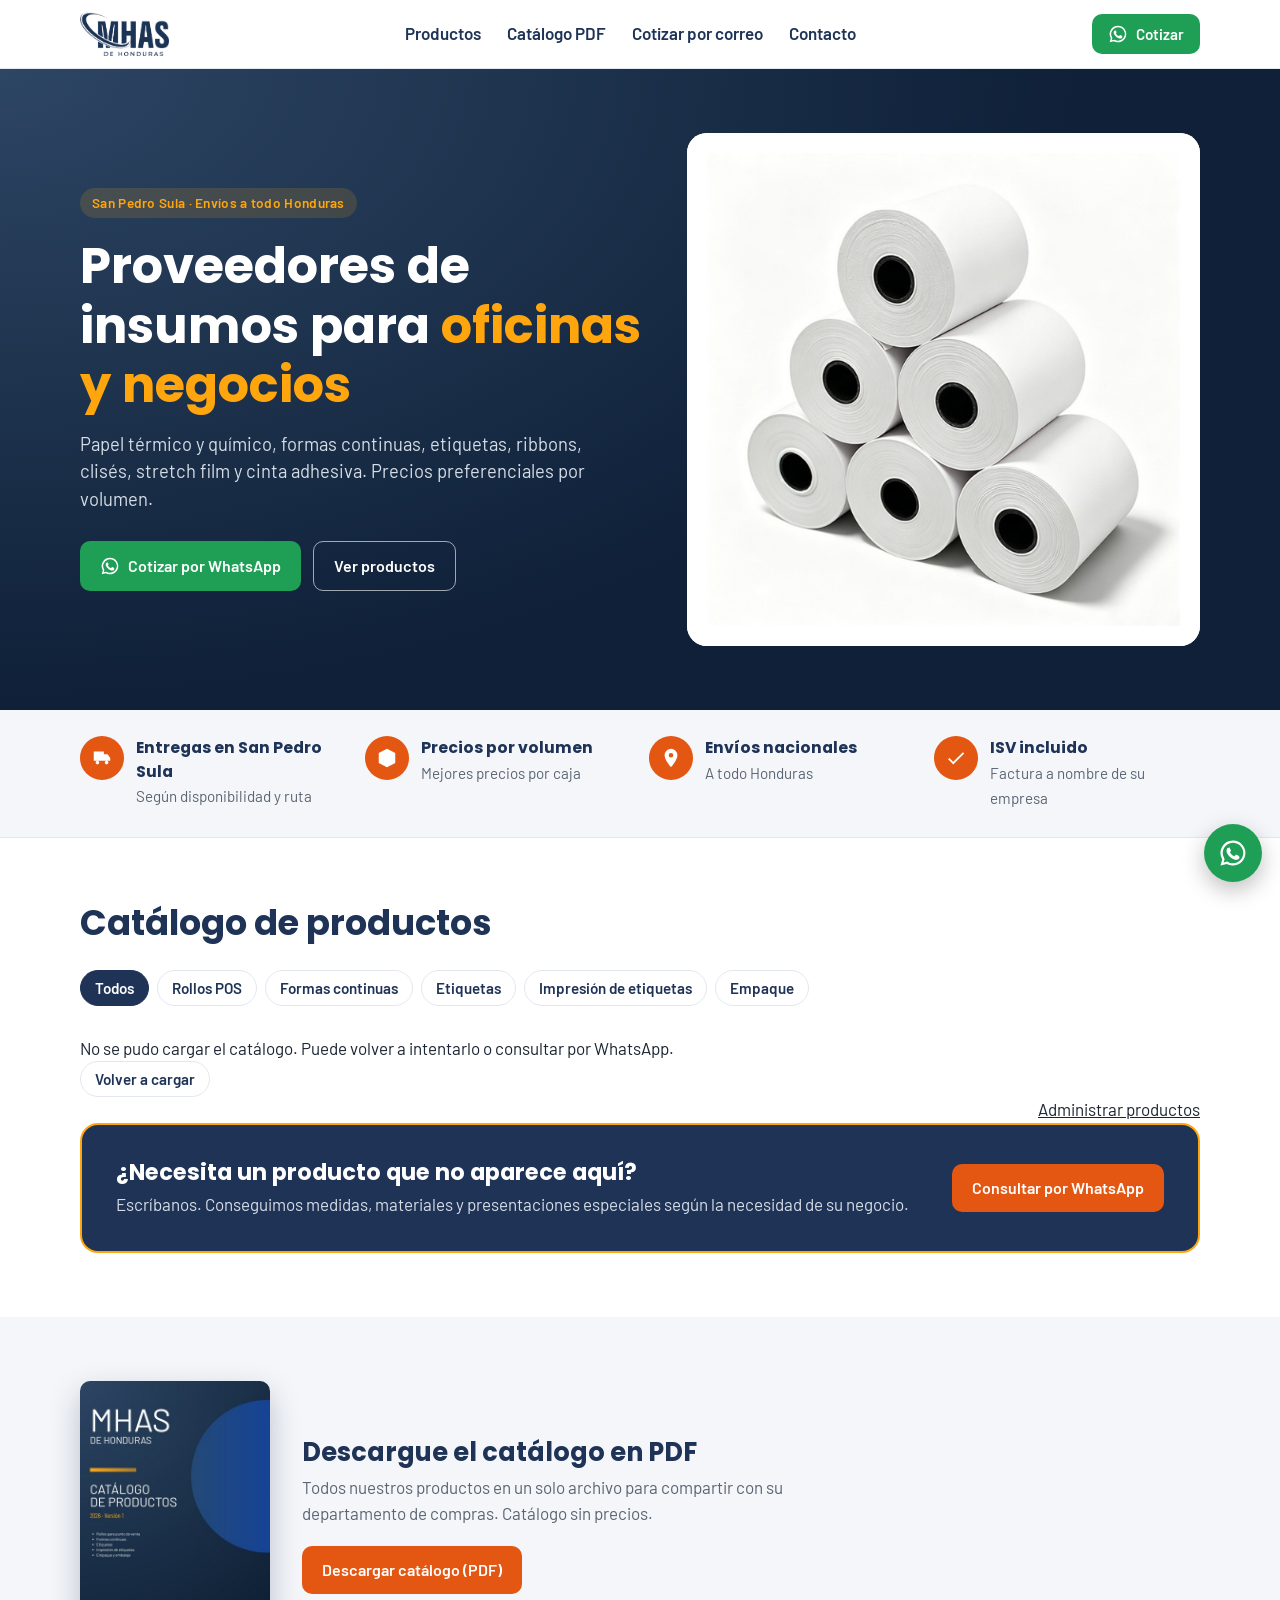
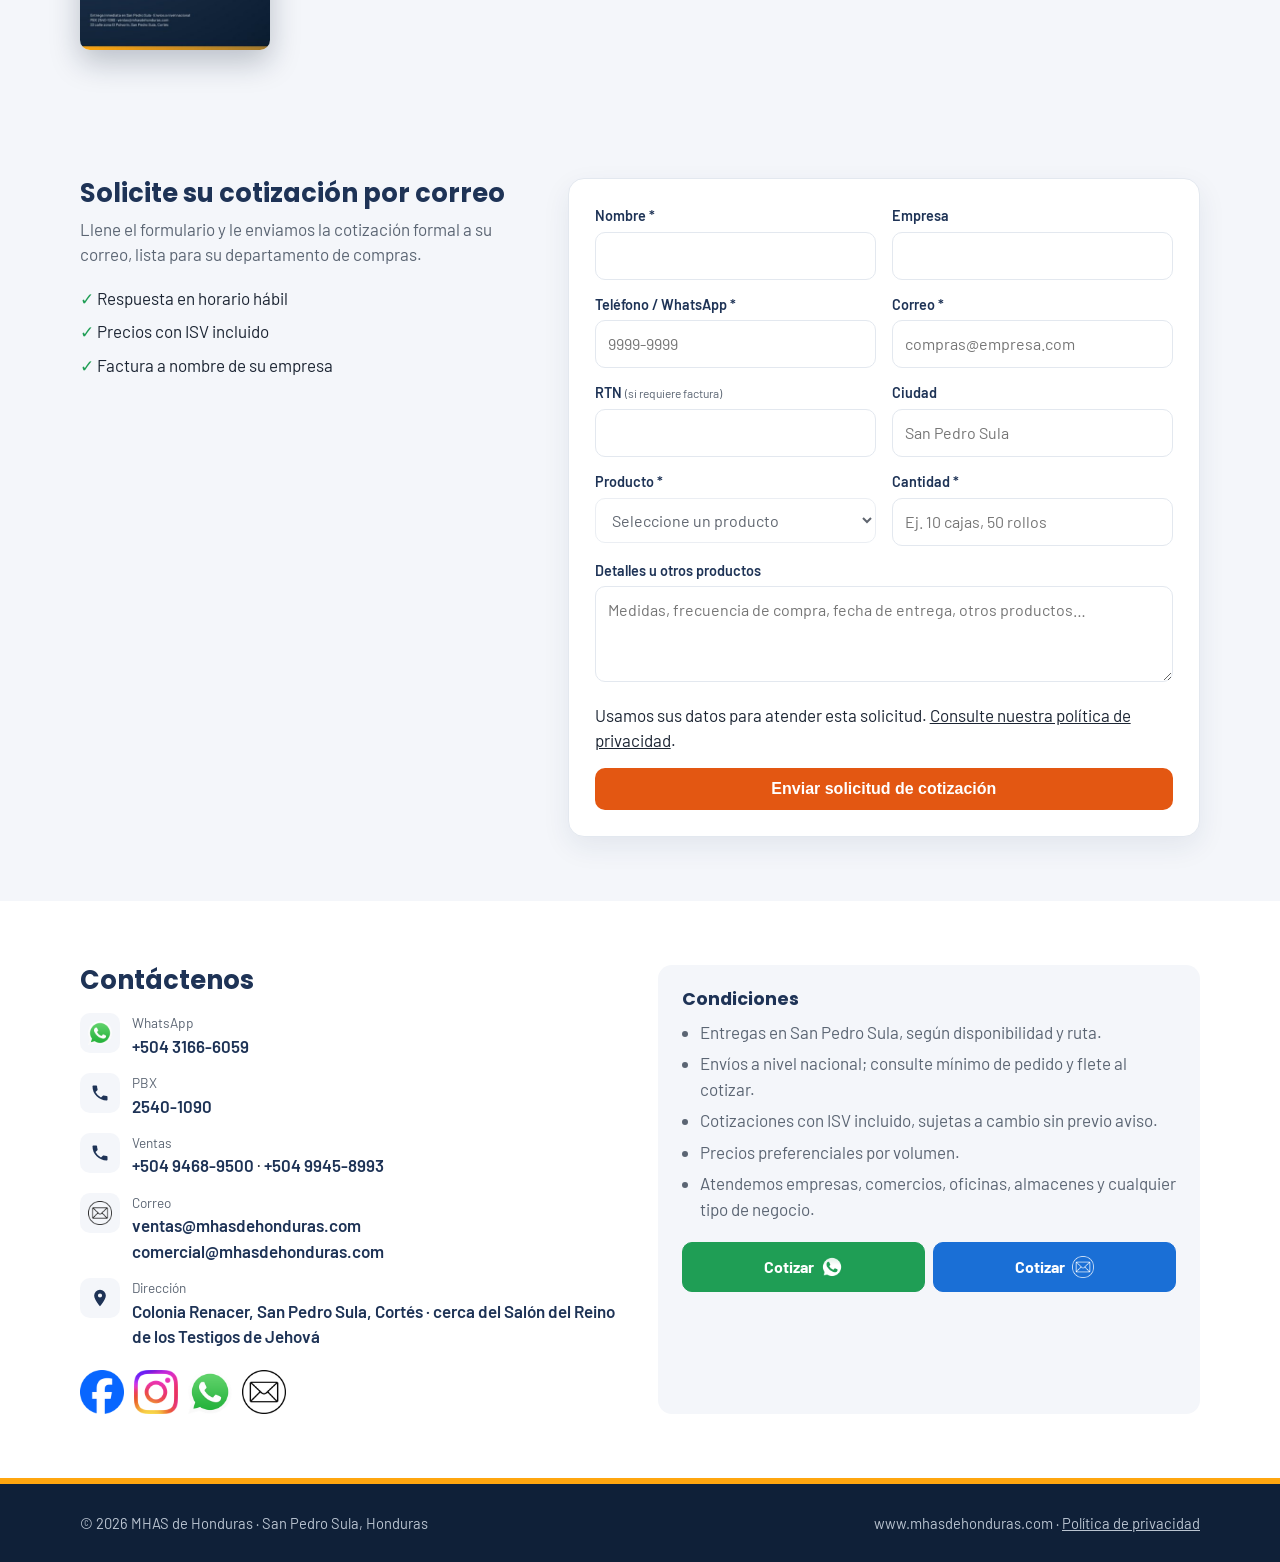
<file: index.html>
<!DOCTYPE html>
<html lang="es">
<head>
<meta charset="UTF-8">
<meta name="viewport" content="width=device-width, initial-scale=1.0">
<title>MHAS de Honduras | Rollos térmicos, etiquetas y empaque en San Pedro Sula</title>
<meta name="description" content="Proveedores de rollos térmicos y químicos, formas continuas, etiquetas, ribbons, clisés, stretch film y cinta adhesiva. Entregas en San Pedro Sula y envíos a todo Honduras.">
<link rel="canonical" href="https://www.mhasdehonduras.com/">
<link rel="icon" href="logo.png">
<meta property="og:type" content="website">
<meta property="og:title" content="MHAS de Honduras — Catálogo de productos">
<meta property="og:description" content="Rollos para punto de venta, etiquetas y empaque. Cotice por WhatsApp.">
<meta property="og:image" content="https://www.mhasdehonduras.com/logo.png">
<meta property="og:url" content="https://www.mhasdehonduras.com/">
<meta name="theme-color" content="#1e3356">
<meta name="facebook-domain-verification" content="c1z7d1wfhugb3iisxnvwbazmay4124" />
<link rel="preconnect" href="https://fonts.googleapis.com">
<link rel="preconnect" href="https://fonts.gstatic.com" crossorigin>
<link href="https://fonts.googleapis.com/css2?family=Barlow:wght@400;500;600&family=Poppins:wght@600;700&display=swap" rel="stylesheet">

<!-- Google Ads: medición sin datos personales del formulario. -->
<script async src="https://www.googletagmanager.com/gtag/js?id=AW-18538866349"></script>
<script>
window.dataLayer=window.dataLayer||[];
function gtag(){dataLayer.push(arguments);}
gtag('js',new Date());
gtag('set','allow_ad_personalization_signals',false);
gtag('config','AW-18538866349',{'allow_enhanced_conversions':false});
</script>

<!-- Meta Pixel (conjunto de datos MHAS de Honduras) -->
<script>
!function(f,b,e,v,n,t,s){if(f.fbq)return;n=f.fbq=function(){n.callMethod?
n.callMethod.apply(n,arguments):n.queue.push(arguments)};if(!f._fbq)f._fbq=n;
n.push=n;n.loaded=!0;n.version='2.0';n.queue=[];t=b.createElement(e);t.async=!0;
t.src=v;s=b.getElementsByTagName(e)[0];s.parentNode.insertBefore(t,s)}(window,
document,'script','https://connect.facebook.net/en_US/fbevents.js');
fbq.disablePushState=true;
fbq('init','28383545161288464');
fbq('track','PageView');
</script>
<noscript><img height="1" width="1" style="display:none" alt="" src="https://www.facebook.com/tr?id=28383545161288464&ev=PageView&noscript=1"></noscript>

<script type="application/ld+json">
{"@context":"https://schema.org","@type":"LocalBusiness","name":"MHAS de Honduras","url":"https://www.mhasdehonduras.com/","logo":"https://www.mhasdehonduras.com/logo.png","telephone":"+504 2540-1090","email":"ventas@mhasdehonduras.com","address":{"@type":"PostalAddress","streetAddress":"Colonia Renacer","addressLocality":"San Pedro Sula","addressRegion":"Cortés","postalCode":"21104","addressCountry":"HN"},"areaServed":"HN","sameAs":["https://www.facebook.com/profile.php?id=61567458963508","https://www.instagram.com/mhasdhonduras/"]}
</script>

<style>
:root{--navy:#1e3356;--navy-2:#0f2038;--orange:#e35712;--gold:#ffa60f;--ink:#1c2533;--muted:#5b6573;--line:#e3e8ef;--bg:#ffffff;--soft:#f4f6fa;--wa:#1f9e55;color-scheme:light}
*{box-sizing:border-box;margin:0;padding:0}
html{scroll-behavior:smooth;scroll-padding-top:76px}
body{overflow-x:hidden;font-family:"Barlow",system-ui,-apple-system,"Segoe UI",Roboto,sans-serif;color:var(--ink);background:var(--bg);line-height:1.5;font-size:17px}
h1,h2,h3{font-family:"Poppins",system-ui,sans-serif;color:var(--navy);line-height:1.2}
a{color:inherit}
img{max-width:100%;display:block}
.wrap{max-width:1160px;margin:0 auto;padding:0 20px}
.btn{display:inline-flex;align-items:center;justify-content:center;gap:8px;padding:12px 20px;border-radius:10px;font-weight:600;text-decoration:none;font-size:1rem;border:0;cursor:pointer;transition:filter .15s,transform .15s}
.btn:hover{filter:brightness(1.08)}.btn:active{transform:translateY(1px)}
.btn svg{width:20px;height:20px;fill:currentColor;flex:none}
.btn-wa{background:var(--wa);color:#fff}
.btn-orange{background:var(--orange);color:#fff}
.btn-ghost{background:transparent;color:#fff;border:1.5px solid rgba(255,255,255,.6)}
.btn-ghost:hover{background:rgba(255,255,255,.08)}

/* header */
header{position:sticky;top:0;z-index:50;background:#fff;border-bottom:1px solid var(--line)}
.nav{display:flex;align-items:center;justify-content:space-between;height:68px;gap:16px}
.nav img{height:44px;width:auto}
.nav ul{display:flex;gap:26px;list-style:none;font-weight:600}
.nav ul a{text-decoration:none;color:var(--navy)}
.nav ul a:hover{color:var(--orange)}
.nav .btn{padding:9px 16px;font-size:.95rem}
@media(max-width:820px){.nav ul{display:none}}

/* hero */
.hero{background:radial-gradient(120% 140% at 0% 0%,#2d4664 0%,var(--navy-2) 70%);color:#fff;overflow:hidden}
.hero .wrap{display:grid;grid-template-columns:1.05fr .95fr;gap:40px;align-items:center;padding-top:64px;padding-bottom:64px}
.hero h1{color:#fff;font-size:clamp(2rem,4.4vw,3.1rem);margin-bottom:16px}
.hero h1 span{color:var(--gold)}
.hero p{color:#d6dde6;font-size:1.15rem;max-width:520px;margin-bottom:28px}
.hero .ctas{display:flex;flex-wrap:wrap;gap:12px}
.hero-grid{display:grid;grid-template-columns:1fr;width:100%;max-width:520px;justify-self:center}
.hero-grid img{background:#fff;border-radius:14px;width:100%;height:auto;aspect-ratio:1;object-fit:cover}
.hero-tile{position:relative;aspect-ratio:1;overflow:hidden;border-radius:20px;background:#fff}
.hero-grid .hero-tile img{position:absolute;inset:0;width:100%;height:100%;object-fit:contain;padding:20px;box-sizing:border-box;background:#fff;transition:transform .6s ease}
.hero-grid .hero-tile .hero-next{transform:translateX(100%)}
.hero-grid .hero-tile .hero-next.is-visible{transform:translateX(0)}
.hero-grid .hero-tile .hero-prev{transform:translateX(-100%)}
@media(prefers-reduced-motion:reduce){
  .hero-grid .hero-tile img{transition:opacity .2s ease}
  .hero-grid .hero-tile .hero-next,.hero-grid .hero-tile .hero-prev{transform:none;opacity:0}
  .hero-grid .hero-tile .hero-next.is-visible{transform:none;opacity:1}
}

.tag{display:inline-block;background:rgba(255,166,15,.15);color:var(--gold);font-weight:600;font-size:.85rem;padding:5px 12px;border-radius:99px;margin-bottom:18px;letter-spacing:.3px}
@media(max-width:860px){.hero .wrap{grid-template-columns:1fr;padding-top:44px;padding-bottom:44px}.hero-grid{max-width:420px}}

/* beneficios */
.benefits{background:var(--soft);border-bottom:1px solid var(--line)}
.benefits .wrap{display:grid;grid-template-columns:repeat(4,1fr);gap:18px;padding-top:26px;padding-bottom:26px}
.benefit{display:flex;gap:12px;align-items:flex-start}
.benefit .ic{flex:none;width:44px;height:44px;border-radius:50%;background:var(--orange);display:grid;place-items:center}
.benefit .ic svg{width:22px;height:22px;fill:#fff}
.benefit b{display:block;color:var(--navy);font-family:"Poppins",sans-serif;font-size:.98rem}
.benefit span{color:var(--muted);font-size:.95rem}
@media(max-width:860px){.benefits .wrap{grid-template-columns:1fr 1fr}}
@media(max-width:480px){.benefits .wrap{grid-template-columns:1fr}}

/* productos */
section{padding:64px 0}
.head{display:flex;justify-content:space-between;align-items:flex-end;gap:20px;flex-wrap:wrap;margin-bottom:26px}
.head h2{font-size:clamp(1.6rem,3vw,2.2rem)}
.head p{color:var(--muted);max-width:560px}
.chips{display:flex;flex-wrap:wrap;gap:8px;margin-bottom:30px}
.chip{border:1.5px solid var(--line);background:#fff;color:var(--navy);padding:8px 14px;border-radius:99px;font-weight:600;font-size:.95rem;cursor:pointer;font-family:inherit}
.chip[aria-pressed="true"]{background:var(--navy);border-color:var(--navy);color:#fff}
.cat{margin-bottom:44px}
.cat h3{font-size:1.25rem;margin-bottom:4px}
.cat>p{color:var(--muted);margin-bottom:18px}
.grid{display:grid;grid-template-columns:repeat(auto-fill,minmax(250px,1fr));gap:18px}
.card{border:1px solid var(--line);border-radius:14px;overflow:hidden;display:flex;flex-direction:column;background:#fff;transition:box-shadow .2s,transform .2s}
.card:hover{box-shadow:0 10px 28px rgba(30,51,86,.12);transform:translateY(-2px)}
.card img{width:100%;height:auto;aspect-ratio:1;object-fit:contain;background:#fff;padding:14px;border-bottom:1px solid var(--line)}
.card .body{padding:16px;display:flex;flex-direction:column;gap:6px;flex:1}
.card h4{font-family:"Poppins",sans-serif;color:var(--navy);font-size:1.02rem;line-height:1.25}
.card .sub{color:var(--orange);font-weight:600;font-size:.92rem}
.card .desc{color:var(--muted);font-size:.95rem;flex:1}
.card .btn{margin-top:10px;padding:10px 14px;font-size:.95rem}

/* custom */
.custom{background:var(--navy);color:#fff;border-radius:18px;padding:34px;display:flex;justify-content:space-between;align-items:center;gap:24px;flex-wrap:wrap;border:2px solid var(--gold)}
.custom h3{color:#fff;font-size:1.4rem;margin-bottom:6px}
.custom p{color:#d6dde6}

/* catálogo */
.pdf{background:var(--soft)}
.pdf .wrap{display:grid;grid-template-columns:auto 1fr;gap:32px;align-items:center}
.pdf .cover{width:190px;border-radius:10px;box-shadow:0 12px 30px rgba(15,32,56,.25)}
.pdf h2{margin-bottom:8px}.pdf p{color:var(--muted);margin-bottom:20px;max-width:560px}
@media(max-width:640px){.pdf .wrap{grid-template-columns:1fr}.pdf .cover{width:150px}}

/* contacto */
.contact .wrap{display:grid;grid-template-columns:1fr 1fr;gap:36px}
.clist{list-style:none;display:grid;gap:14px;margin-top:18px}
.clist li{display:flex;gap:12px;align-items:flex-start}
.clist .ic{flex:none;width:40px;height:40px;border-radius:10px;background:var(--soft);display:grid;place-items:center}
.clist .ic svg{width:20px;height:20px;fill:var(--navy)}
.clist small{display:block;color:var(--muted);font-size:.85rem}
.contact .wrap>div{min-width:0}.js-call{white-space:nowrap}.clist li>div{min-width:0;overflow-wrap:anywhere}.clist a{text-decoration:none;font-weight:600;color:var(--navy)}
.clist a:hover{color:var(--orange)}
.conds{background:var(--soft);border-radius:14px;padding:24px}
.conds h3{font-size:1.1rem;margin-bottom:10px}
.conds ul{padding-left:18px;color:var(--muted);display:grid;gap:6px}
.social{display:flex;gap:10px;margin-top:20px}
.social a{width:42px;height:42px;border-radius:10px;display:grid;place-items:center;color:#fff}
.social svg{width:20px;height:20px;fill:#fff}
@media(max-width:760px){.contact .wrap{grid-template-columns:1fr}}

/* cotización por correo */
.quote{background:var(--soft)}
.quote .wrap{display:grid;grid-template-columns:1fr 1.4fr;gap:36px;align-items:start}
.quote .intro p{color:var(--muted);margin-top:8px}
.quote .intro ul{list-style:none;margin-top:18px;display:grid;gap:8px;color:var(--ink)}
.quote .intro li::before{content:"✓ ";color:var(--wa);font-weight:700}
.qform{background:#fff;border:1px solid var(--line);border-radius:16px;padding:26px;display:grid;grid-template-columns:1fr 1fr;gap:14px 16px;box-shadow:0 10px 28px rgba(30,51,86,.08)}
.qform .full{grid-column:1/-1}
.qform label{display:block;font-weight:600;font-size:.9rem;color:var(--navy);margin-bottom:5px}
.qform label small{font-weight:400;color:var(--muted)}
.qform input,.qform select,.qform textarea{width:100%;font:inherit;font-size:1rem;padding:11px 12px;border:1.5px solid var(--line);border-radius:10px;background:#fff;color:var(--ink)}
.qform input:focus,.qform select:focus,.qform textarea:focus{outline:none;border-color:var(--navy)}
.qform textarea{min-height:96px;resize:vertical}
.qform .btn{justify-content:center;border:0;cursor:pointer;font-size:1rem;width:100%}
.qform .btn[disabled]{opacity:.6;cursor:wait}
.qform .hp{position:absolute;left:-9999px}
.qmsg{grid-column:1/-1;border-radius:10px;padding:12px 14px;font-weight:600;display:none}
.qmsg.ok{display:block;background:#e7f6ee;color:#16683a}
.qmsg.err{display:block;background:#fdecea;color:#a3261a}
.qbtns{display:grid;grid-template-columns:1fr 1fr;gap:8px;margin-top:10px}
.qbtn{display:flex;align-items:center;justify-content:center;gap:7px;padding:9px 8px;border-radius:10px;font-weight:700;font-size:.92rem;text-decoration:none;border:1.5px solid var(--line);background:#fff;color:var(--navy);transition:background .15s,border-color .15s}
.qbtn img,.card .qbtn img{width:22px;height:22px;flex:none;padding:0!important;border:0!important;aspect-ratio:auto;background:none;object-fit:contain}
.qbtn.wa{border-color:#1f9e55;background:#1f9e55;color:#fff}
.qbtn.wa:hover{background:#17844a;border-color:#17844a}
.qbtn.mail{border-color:#1a6fd6;background:#1a6fd6;color:#fff}.qbtn.mail:hover{background:#155bb0;border-color:#155bb0}
.conds .qbtns{margin-top:20px}.conds .qbtn{padding:12px 10px;font-size:1rem}
.social a{width:44px;height:44px;border-radius:0;background:none!important}
.social img{width:44px;height:44px;display:block;transition:transform .15s}
.social a:hover img{transform:scale(1.08)}
.clist .ic img{width:24px;height:24px}
@media(max-width:860px){.quote .wrap{grid-template-columns:1fr}}
@media(max-width:560px){.qform{grid-template-columns:1fr;padding:18px}}

footer{background:var(--navy-2);color:#b9c3d0;padding:28px 0;font-size:.92rem;border-top:6px solid var(--gold)}
footer .wrap{display:flex;justify-content:space-between;gap:16px;flex-wrap:wrap}

.float-wa{position:fixed;right:18px;bottom:18px;z-index:60;width:58px;height:58px;border-radius:50%;background:var(--wa);display:grid;place-items:center;box-shadow:0 8px 22px rgba(0,0,0,.25)}
.float-wa svg{width:30px;height:30px;fill:#fff}
:focus-visible{outline:3px solid var(--gold);outline-offset:2px}
@media(max-width:560px){.hero-grid{max-width:340px}.grid{grid-template-columns:1fr;gap:12px}.card img{padding:8px}.card .body{padding:12px}.card h4{font-size:.95rem}.card .desc{display:block}.card .sub{font-size:.85rem}.card .btn{padding:9px 10px}.qbtns{grid-template-columns:1fr;gap:6px}.qbtn{font-size:.88rem;padding:8px 6px}.qbtn img,.card .qbtn img{width:20px;height:20px}.conds .qbtns{grid-template-columns:1fr 1fr}section{padding:44px 0}.custom{padding:24px}}

/* visor de imagen */
.card img{cursor:zoom-in}
.card .zoomhint{position:absolute;top:10px;right:10px;width:32px;height:32px;border-radius:50%;background:rgba(30,51,86,.82);display:flex;align-items:center;justify-content:center;pointer-events:none}
.card .zoomhint svg{width:17px;height:17px}
.card .imgw{position:relative}
.lb{position:fixed;inset:0;z-index:1000;background:rgba(10,18,32,.62);display:flex;align-items:center;justify-content:center;padding:24px;overscroll-behavior:contain;opacity:0;visibility:hidden;transition:opacity .22s ease,visibility 0s linear .22s;-webkit-backdrop-filter:blur(2px);backdrop-filter:blur(2px)}
.lb.open{opacity:1;visibility:visible;transition:opacity .22s ease}
.lb-box{background:#fff;border-radius:16px;width:100%;max-width:560px;max-height:calc(100dvh - 48px);overflow-y:auto;position:relative;box-shadow:0 24px 70px rgba(0,0,0,.35);transform:scale(.92);transition:transform .25s cubic-bezier(.2,.8,.2,1)}
.lb.open .lb-box{transform:scale(1)}
.lb-media{background:#fff;border-bottom:1px solid var(--line)}
.lb-stage{position:relative;aspect-ratio:1;display:flex;align-items:center;justify-content:center;background:#fff}
.lb-stage img,.lb-stage video,.lb-stage iframe{display:block;width:100%;height:100%;object-fit:contain;border:0;background:#fff}
.lb-stage video,.lb-stage iframe{background:#000}
.lb-thumbs{display:none;gap:8px;padding:10px 12px;overflow-x:auto;border-top:1px solid var(--line)}
.lb-thumbs.show{display:flex}
.lb-thumbs button{flex:none;width:58px;height:58px;border-radius:10px;border:2px solid var(--line);background:#fff center/contain no-repeat;cursor:pointer;padding:0;position:relative}
.lb-thumbs button[aria-current="true"]{border-color:var(--navy)}
.lb-thumbs button.vid::after{content:"";position:absolute;inset:0;margin:auto;width:0;height:0;border-left:14px solid rgba(30,51,86,.9);border-top:9px solid transparent;border-bottom:9px solid transparent}
.lb-body{padding:18px 20px 20px}
.lb-body h4{font-family:"Poppins",system-ui,sans-serif;color:var(--navy);font-size:1.3rem;line-height:1.25;margin:0 0 4px}
.lb-body .sub{color:var(--orange);font-weight:700;margin-bottom:8px}
.lb-body p{color:var(--ink);font-size:1.03rem;line-height:1.55;margin:0}
.lb-body .qbtns{grid-template-columns:1fr 1fr!important;margin-top:16px}
.lb-body .qbtn{padding:12px 10px;font-size:1rem}
.lb-body .qbtn img{width:22px;height:22px;aspect-ratio:auto;border:0;padding:0;background:none}
.lb-x{position:absolute;top:10px;right:10px;width:40px;height:40px;border-radius:50%;border:0;background:rgba(30,51,86,.9);color:#fff;font-size:25px;line-height:1;cursor:pointer;z-index:2;display:flex;align-items:center;justify-content:center}
body.lb-lock{overflow:hidden}
@media(min-width:900px){.lb-box{max-width:820px;display:grid;grid-template-columns:420px minmax(0,1fr);align-items:center}.lb-media{border-bottom:0;border-right:1px solid var(--line)}.lb-body{padding:28px 26px}.lb-body h4{font-size:1.45rem}}
@media(max-width:560px){.lb{padding:28px 18px}.lb-box{max-height:calc(100dvh - 56px)}.lb-stage{aspect-ratio:auto;height:min(42dvh,354px)}.lb-body{padding:14px 16px 16px}.lb-body h4{font-size:1.25rem}.lb-body p{font-size:1.02rem;line-height:1.5}.lb-x{width:38px;height:38px;font-size:24px}}
@media(prefers-reduced-motion:reduce){.lb,.lb-box{transition:none}}

.producto-info{color:var(--muted);font-size:.95rem;line-height:1.55}.producto-info p{margin:0 0 8px}.producto-info ul{margin:4px 0 0;padding-left:20px}.card .producto-info{flex:1}.card .desc{flex:initial}.lb-body .producto-info{margin-top:12px}
</style>
</head>
<body>

<header>
  <div class="wrap nav">
    <a href="#inicio" aria-label="MHAS de Honduras, inicio"><img src="logo.png" alt="MHAS de Honduras" width="89" height="44"></a>
    <ul>
      <li><a href="#productos">Productos</a></li>
      <li><a href="#catalogo">Catálogo PDF</a></li>
      <li><a href="#cotizar">Cotizar por correo</a></li>
      <li><a href="#contacto">Contacto</a></li>
    </ul>
    <a class="btn btn-wa js-wa" data-item="Consulta general" href="https://wa.me/50431666059" target="_blank" rel="noopener">
      <svg viewBox="0 0 24 24"><path d="M12 2a10 10 0 0 0-8.6 15.1L2 22l5-1.3A10 10 0 1 0 12 2zm0 18.2c-1.5 0-3-.4-4.2-1.2l-.3-.2-3 .8.8-2.9-.2-.3A8.2 8.2 0 1 1 12 20.2zm4.5-6.1c-.2-.1-1.5-.7-1.7-.8-.2-.1-.4-.1-.6.1l-.8 1c-.1.2-.3.2-.5.1a6.7 6.7 0 0 1-3.3-2.9c-.3-.4.3-.4.7-1.3.1-.2 0-.3 0-.4l-.8-1.8c-.2-.5-.4-.4-.6-.4h-.5c-.2 0-.4.1-.7.3-.2.3-.9.9-.9 2.2s.9 2.5 1 2.7c.1.2 1.8 2.8 4.4 3.9 1.6.7 2.3.8 3.1.6.5-.1 1.5-.6 1.7-1.2.2-.6.2-1.1.2-1.2-.1-.1-.3-.2-.5-.3z"/></svg>Cotizar
    </a>
  </div>
</header>

<main id="inicio">
  <div class="hero">
    <div class="wrap">
      <div>
        <span class="tag">San Pedro Sula · Envíos a todo Honduras</span>
        <h1>Proveedores de insumos para <span>oficinas y negocios</span></h1>
        <p>Papel térmico y químico, formas continuas, etiquetas, ribbons, clisés, stretch film y cinta adhesiva. Precios preferenciales por volumen.</p>
        <div class="ctas">
          <a class="btn btn-wa js-wa" data-item="Cotización" href="https://wa.me/50431666059" target="_blank" rel="noopener">
            <svg viewBox="0 0 24 24"><path d="M12 2a10 10 0 0 0-8.6 15.1L2 22l5-1.3A10 10 0 1 0 12 2zm0 18.2c-1.5 0-3-.4-4.2-1.2l-.3-.2-3 .8.8-2.9-.2-.3A8.2 8.2 0 1 1 12 20.2zm4.5-6.1c-.2-.1-1.5-.7-1.7-.8-.2-.1-.4-.1-.6.1l-.8 1c-.1.2-.3.2-.5.1a6.7 6.7 0 0 1-3.3-2.9c-.3-.4.3-.4.7-1.3.1-.2 0-.3 0-.4l-.8-1.8c-.2-.5-.4-.4-.6-.4h-.5c-.2 0-.4.1-.7.3-.2.3-.9.9-.9 2.2s.9 2.5 1 2.7c.1.2 1.8 2.8 4.4 3.9 1.6.7 2.3.8 3.1.6.5-.1 1.5-.6 1.7-1.2.2-.6.2-1.1.2-1.2-.1-.1-.3-.2-.5-.3z"/></svg>Cotizar por WhatsApp
          </a>
          <a class="btn btn-ghost" href="#productos">Ver productos</a>
        </div>
      </div>
      <div class="hero-grid" aria-hidden="true">
        <img src="img/rollo-80.jpg" alt="" width="400" height="400">
      </div>
    </div>
  </div>

  <div class="benefits">
    <div class="wrap">
      <div class="benefit"><div class="ic"><svg viewBox="0 0 24 24"><path d="M3 5h11v10H3zM14 8h4l3 4v3h-7zM7 19a2 2 0 1 1 0-4 2 2 0 0 1 0 4zm10 0a2 2 0 1 1 0-4 2 2 0 0 1 0 4z"/></svg></div><div><b>Entregas en San Pedro Sula</b><span>Según disponibilidad y ruta</span></div></div>
      <div class="benefit"><div class="ic"><svg viewBox="0 0 24 24"><path d="M12 2l9 4.5v11L12 22l-9-4.5v-11z"/></svg></div><div><b>Precios por volumen</b><span>Mejores precios por caja</span></div></div>
      <div class="benefit"><div class="ic"><svg viewBox="0 0 24 24"><path d="M12 2a7 7 0 0 0-7 7c0 5.2 7 13 7 13s7-7.8 7-13a7 7 0 0 0-7-7zm0 9.5A2.5 2.5 0 1 1 12 6.5a2.5 2.5 0 0 1 0 5z"/></svg></div><div><b>Envíos nacionales</b><span>A todo Honduras</span></div></div>
      <div class="benefit"><div class="ic"><svg viewBox="0 0 24 24"><path d="M9 16.2 4.8 12l-1.4 1.4L9 19 21 7l-1.4-1.4z"/></svg></div><div><b>ISV incluido</b><span>Factura a nombre de su empresa</span></div></div>
    </div>
  </div>

  <section id="productos">
    <div class="wrap">
      <div class="head">
        <div><h2>Catálogo de productos</h2></div>
      </div>
      <div class="chips" role="group" aria-label="Filtrar por categoría">
        <button class="chip" aria-pressed="true" data-f="all">Todos</button>
        <button class="chip" aria-pressed="false" data-f="pos">Rollos POS</button>
        <button class="chip" aria-pressed="false" data-f="formas">Formas continuas</button>
        <button class="chip" aria-pressed="false" data-f="etiquetas">Etiquetas</button>
        <button class="chip" aria-pressed="false" data-f="impresion">Impresión de etiquetas</button>
        <button class="chip" aria-pressed="false" data-f="empaque">Empaque</button>
      </div>
      <div id="cats"></div><p style="text-align:right"><a href="/ventas/?vista=productos">Administrar productos</a></p>

      <div class="custom">
        <div>
          <h3>¿Necesita un producto que no aparece aquí?</h3>
          <p>Escríbanos. Conseguimos medidas, materiales y presentaciones especiales según la necesidad de su negocio.</p>
        </div>
        <a class="btn btn-orange js-wa" data-item="Producto especial" href="https://wa.me/50431666059" target="_blank" rel="noopener">Consultar por WhatsApp</a>
      </div>
    </div>
  </section>

  <section class="pdf" id="catalogo">
    <div class="wrap">
      <img class="cover" src="img/catalogo-portada.jpg" alt="Portada del catálogo MHAS" width="190" height="269">
      <div>
        <h2>Descargue el catálogo en PDF</h2>
        <p>Todos nuestros productos en un solo archivo para compartir con su departamento de compras. Catálogo sin precios.</p>
        <a class="btn btn-orange" id="dlpdf" href="https://us-central1-mhas-ventas.cloudfunctions.net/catalogoPDF" download="Catalogo-MHAS-General.pdf">Descargar catálogo (PDF)</a>
      </div>
    </div>
  </section>

  <section class="quote" id="cotizar">
    <div class="wrap">
      <div class="intro">
        <h2>Solicite su cotización por correo</h2>
        <p>Llene el formulario y le enviamos la cotización formal a su correo, lista para su departamento de compras.</p>
        <ul>
          <li>Respuesta en horario hábil</li>
          <li>Precios con ISV incluido</li>
          <li>Factura a nombre de su empresa</li>
        </ul>
      </div>
      <form class="qform" id="qform" novalidate>
        <div><label for="q-nombre">Nombre *</label><input id="q-nombre" name="Nombre" required autocomplete="name"></div>
        <div><label for="q-empresa">Empresa</label><input id="q-empresa" name="Empresa" autocomplete="organization"></div>
        <div><label for="q-tel">Teléfono / WhatsApp *</label><input id="q-tel" name="Teléfono" type="tel" required inputmode="tel" autocomplete="tel" placeholder="9999-9999"></div>
        <div><label for="q-email">Correo *</label><input id="q-email" name="email" type="email" required autocomplete="email" placeholder="compras@empresa.com"></div>
        <div><label for="q-rtn">RTN <small>(si requiere factura)</small></label><input id="q-rtn" name="RTN" inputmode="numeric"></div>
        <div><label for="q-ciudad">Ciudad</label><input id="q-ciudad" name="Ciudad" placeholder="San Pedro Sula"></div>
        <div><label for="q-prod">Producto *</label><select id="q-prod" name="Producto" required></select></div>
        <div><label for="q-cant">Cantidad *</label><input id="q-cant" name="Cantidad" required placeholder="Ej. 10 cajas, 50 rollos"></div>
        <div class="full"><label for="q-det">Detalles u otros productos</label><textarea id="q-det" name="Detalles" placeholder="Medidas, frecuencia de compra, fecha de entrega, otros productos…"></textarea></div>
        <p class="full note">Usamos sus datos para atender esta solicitud. <a href="/privacidad.html">Consulte nuestra política de privacidad</a>.</p>
        <input class="hp" type="text" name="_honey" tabindex="-1" autocomplete="off" aria-hidden="true">
        <div class="full"><button class="btn btn-orange" type="submit" id="q-btn">Enviar solicitud de cotización</button></div>
        <div class="qmsg" id="q-msg" role="status" aria-live="polite"></div>
      </form>
    </div>
  </section>

  <section class="contact" id="contacto">
    <div class="wrap">
      <div>
        <h2>Contáctenos</h2>
        <ul class="clist">
          <li><span class="ic"><img src="img/icons/whatsapp.png" alt=""></span><div><small>WhatsApp</small><a class="js-wa" data-item="Contacto" href="https://wa.me/50431666059" target="_blank" rel="noopener">+504 3166-6059</a></div></li>
          <li><span class="ic"><svg viewBox="0 0 24 24"><path d="M6.6 10.8a15.1 15.1 0 0 0 6.6 6.6l2.2-2.2c.3-.3.7-.4 1-.2 1.1.4 2.3.6 3.6.6.6 0 1 .4 1 1V20c0 .6-.4 1-1 1A17 17 0 0 1 3 4c0-.6.4-1 1-1h3.5c.6 0 1 .4 1 1 0 1.3.2 2.5.6 3.6.1.3 0 .7-.2 1z"/></svg></span><div><small>PBX</small><a class="js-call" href="tel:+50425401090">2540-1090</a></div></li>
          <li><span class="ic"><svg viewBox="0 0 24 24"><path d="M6.6 10.8a15.1 15.1 0 0 0 6.6 6.6l2.2-2.2c.3-.3.7-.4 1-.2 1.1.4 2.3.6 3.6.6.6 0 1 .4 1 1V20c0 .6-.4 1-1 1A17 17 0 0 1 3 4c0-.6.4-1 1-1h3.5c.6 0 1 .4 1 1 0 1.3.2 2.5.6 3.6.1.3 0 .7-.2 1z"/></svg></span><div><small>Ventas</small><a class="js-call" href="tel:+50494689500">+504 9468-9500</a> · <a class="js-call" href="tel:+50499458993">+504 9945-8993</a></div></li>
          <li><span class="ic"><img src="img/icons/correo.png" alt=""></span><div><small>Correo</small><a class="js-mail" href="mailto:ventas@mhasdehonduras.com">ventas@mhasdehonduras.com</a><br><a class="js-mail" href="mailto:comercial@mhasdehonduras.com">comercial@mhasdehonduras.com</a></div></li>
          <li><span class="ic"><svg viewBox="0 0 24 24"><path d="M12 2a7 7 0 0 0-7 7c0 5.2 7 13 7 13s7-7.8 7-13a7 7 0 0 0-7-7zm0 9.5A2.5 2.5 0 1 1 12 6.5a2.5 2.5 0 0 1 0 5z"/></svg></span><div><small>Dirección</small><a href="https://maps.app.goo.gl/Swgw5zTPoyRegkvj6" target="_blank" rel="noopener">Colonia Renacer, San Pedro Sula, Cortés · cerca del Salón del Reino de los Testigos de Jehová</a></div></li>
        </ul>
        <div class="social">
          <a href="https://www.facebook.com/profile.php?id=61567458963508" target="_blank" rel="noopener" aria-label="Facebook"><img src="img/icons/facebook.png" alt="Facebook"></a>
          <a href="https://www.instagram.com/mhasdhonduras/" target="_blank" rel="noopener" aria-label="Instagram"><img src="img/icons/instagram.png" alt="Instagram"></a>
          <a class="js-wa" data-item="Contacto" href="https://wa.me/50431666059" target="_blank" rel="noopener" aria-label="WhatsApp"><img src="img/icons/whatsapp.png" alt="WhatsApp"></a>
          <a class="js-mail" href="mailto:ventas@mhasdehonduras.com" aria-label="Correo"><img src="img/icons/correo.png" alt="Correo"></a>
        </div>
      </div>
      <div class="conds">
        <h3>Condiciones</h3>
        <ul>
          <li>Entregas en San Pedro Sula, según disponibilidad y ruta.</li>
          <li>Envíos a nivel nacional; consulte mínimo de pedido y flete al cotizar.</li>
          <li>Cotizaciones con ISV incluido, sujetas a cambio sin previo aviso.</li>
          <li>Precios preferenciales por volumen.</li>
          <li>Atendemos empresas, comercios, oficinas, almacenes y cualquier tipo de negocio.</li>
        </ul>
        <div class="qbtns"><a class="qbtn wa js-wa" data-item="Cotización" href="https://wa.me/50431666059" target="_blank" rel="noopener" aria-label="Cotizar por WhatsApp">Cotizar<img src="img/icons/whatsapp-blanco.png" alt=""></a><a class="qbtn mail js-quote" data-item="" href="#cotizar" aria-label="Cotizar por correo">Cotizar<img src="img/icons/correo-blanco.png" alt=""></a></div>
      </div>
    </div>
  </section>
</main>

<footer>
  <div class="wrap">
    <span>&copy; <span id="y">2026</span> MHAS de Honduras · San Pedro Sula, Honduras</span>
    <span>www.mhasdehonduras.com · <a href="/privacidad.html">Política de privacidad</a></span>
  </div>
</footer>

<a class="float-wa js-wa" data-item="Consulta general" href="https://wa.me/50431666059" target="_blank" rel="noopener" aria-label="Escribir por WhatsApp">
  <svg viewBox="0 0 24 24"><path d="M12 2a10 10 0 0 0-8.6 15.1L2 22l5-1.3A10 10 0 1 0 12 2zm0 18.2c-1.5 0-3-.4-4.2-1.2l-.3-.2-3 .8.8-2.9-.2-.3A8.2 8.2 0 1 1 12 20.2zm4.5-6.1c-.2-.1-1.5-.7-1.7-.8-.2-.1-.4-.1-.6.1l-.8 1c-.1.2-.3.2-.5.1a6.7 6.7 0 0 1-3.3-2.9c-.3-.4.3-.4.7-1.3.1-.2 0-.3 0-.4l-.8-1.8c-.2-.5-.4-.4-.6-.4h-.5c-.2 0-.4.1-.7.3-.2.3-.9.9-.9 2.2s.9 2.5 1 2.7c.1.2 1.8 2.8 4.4 3.9 1.6.7 2.3.8 3.1.6.5-.1 1.5-.6 1.7-1.2.2-.6.2-1.1.2-1.2-.1-.1-.3-.2-.5-.3z"/></svg>
</a>

<div class="lb" id="lb" role="dialog" aria-modal="true" aria-label="Imagen del producto"><div class="lb-box"><button class="lb-x" id="lb-x" aria-label="Cerrar">&times;</button><div class="lb-media"><div class="lb-stage" id="lb-stage"></div><div class="lb-thumbs" id="lb-thumbs" aria-label="Más imágenes"></div></div><div class="lb-body"><h4 id="lb-t"></h4><div class="sub" id="lb-s"></div><div id="lb-d"></div><div class="qbtns" id="lb-q"></div></div></div></div>
<script>
var WA='50431666059';
var CATS=[
 {id:'pos',t:'Rollos para punto de venta',d:'Papel térmico y químico para facturación y comprobantes',p:[
  ['rollo-80','Rollo Térmico 80 mm','El estándar para cajas POS','Papel térmico para impresoras POS de 80 mm. Imprime nítido sin tinta ni cinta. Ideal para supermercados, restaurantes y ferreterías.'],
  ['rollo-57','Rollo Térmico 57 mm','Para datáfonos y POS portátiles','Formato angosto para terminales POS portátiles, datáfonos y cajas registradoras compactas.'],
  ['quimico-2','Rollo Químico 2 Partes','Original y copia sin carbón','Papel autocopiativo para impresoras de impacto. Un comprobante para el cliente y otro para su archivo.'],
  ['quimico-3','Rollo Químico 3 Partes','Original y dos copias','Papel autocopiativo con original y dos copias para control de caja, bodega y contabilidad.']]},
 {id:'formas',t:'Formas continuas',d:'Papel continuo con perforación lateral para impresoras matriciales',p:[
  ['forma-2','Forma Continua 2 partes','Original y copia','Copia autocopiativa sin papel carbón para facturas, reportes y guías.'],
  ['forma-3','Forma Continua 3 partes','Original y 2 copias','Una copia para el cliente, otra para archivo y otra para control interno.']]},
 {id:'etiquetas',t:'Etiquetas',d:'Térmicas, de polipropileno y personalizadas para cualquier tipo de negocio',p:[
  ['etq-2x1','Etiqueta Térmica 2" x 1"','Códigos de barra e inventario','Tamaño estándar para códigos de barra, inventario y control de activos. Térmica directa, no necesita ribbon.'],
  ['etq-4x6','Etiqueta Térmica 4" x 6"','Lista para guías de paquetería','Tamaño estándar para guías de envío y paquetería. Compatible con impresoras térmicas de escritorio.'],
  ['etq-3x5','Etiqueta Térmica 3" x 5"','Rotulado de cajas y bodega','Formato grande para identificar cajas, bodega y despacho.'],
  ['etq-4x4','Etiqueta Térmica 4" x 4"','Identificación de producto y lotes','Formato cuadrado para identificar producto, lotes y cajas medianas.'],
  ['etq-precio','Etiqueta Térmica de Precio','Precios claros en anaquel','Para precios y códigos de barra en producto y anaquel. Rápida de aplicar y fácil de leer.'],
  ['etq-bopp','Etiqueta 1" x 4" BOPP','Resiste humedad y roce','Polipropileno resistente a la humedad y al roce. Ideal para envases, químicos y productos de limpieza.'],
  ['etq-2x2','Etiqueta Personalizada 2" x 2"','Su logo en cada empaque','Sticker con su logo para sellar bolsas, cajas y empaques. Dele a su producto una imagen profesional.'],
  ['etq-impresa','Etiqueta Impresa Personalizada','Diseñada a la medida de su marca','Con su logo y diseño, en el tamaño y los colores que su marca necesita.']]},
 {id:'impresion',t:'Impresión de etiquetas',d:'Cintas de transferencia y placas personalizadas',p:[
  ['ribbon-110','Ribbon 110 mm x 300 m','Impresión duradera en etiquetas','Cinta de transferencia térmica para impresoras de etiquetas de 110 mm.'],
  ['ribbon-76','Ribbon 76 mm x 360 m','Más metros, mayor rendimiento','Cinta de transferencia térmica de 76 mm para impresoras de escritorio.'],
  ['clises','Clisés – Placas de impresión','Se hace una vez y se reutiliza','Placa de impresión para etiquetas personalizadas. Se elabora una sola vez por diseño y se reutiliza en cada pedido.']]},
 {id:'empaque',t:'Empaque y embalaje',d:'Materiales flexibles y resistentes para empaquetar productos',p:[
  ['stretch-negro','Stretch Film Negro 18" x 1200 pies','Para embalaje','Película estirable negra de 15 micras para envolver y agrupar mercancía.'],
  ['stretch-1500','Stretch Film 18" x 1500 pies','Máximo rendimiento por rollo','Película estirable transparente de 15 micras para cargas pesadas y paletizado frecuente.'],
  ['stretch-1200','Stretch Film 18" x 1200 pies','Rendimiento y resistencia','Película estirable transparente de 15 micras para paletizar, agrupar y asegurar la carga.'],
  ['stretch-1000','Stretch Film 18" x 1000 pies','Práctico y económico','Rollo liviano de 15 micras, fácil de manejar.'],
  ['cinta-2x100','Cinta Adhesiva 2" x 100 yd','Sellado firme de cajas','Cinta de embalaje transparente con buena adhesión en cartón.'],
  ['cinta-2x200','Cinta Adhesiva 2" x 200 yd','Doble rendimiento en despacho','Cinta de embalaje de mayor rendimiento, con menos cambios de rollo.'],
  ['cinta-3x100','Cinta Adhesiva 3" x 100 yd','Más ancho, más seguridad','Para cajas grandes y pesadas. Cubre más superficie y refuerza el cierre.'],
  ['cinta-cafe','Cinta Adhesiva Café 2" x 200 yd','Discreta en cajas de cartón','Se integra al cartón kraft y da una presentación más limpia.']]}
];
// versión de fotos: cuando cambies fotos de productos, sube este número (2, 3, 4...)
var IMGV='2';
// Referencia breve para vincular el origen web al chat, sin preguntas adicionales.
function origenConsulta(){
  var q=new URLSearchParams(location.search),o={canal:'web'};
  ['utm_source','utm_medium','utm_campaign','utm_content','utm_id'].forEach(function(k){var v=(q.get(k)||'').replace(/[^a-zA-Z0-9áéíóúñÁÉÍÓÚÑ _.-]/g,'').slice(0,80);if(v)o[k]=v;});
  var clicGoogle=['gclid','gbraid','wbraid'].some(function(k){return !!q.get(k);});
  if(clicGoogle){o.utm_source='google';o.utm_medium='cpc';}
  if(!o.utm_source){
    try{
      var ref=new URL(document.referrer).hostname;
      if(/(^|\.)google\.(com|hn|es|com\.hn|com\.gt|com\.sv|com\.mx|com\.ni|co\.cr)$/i.test(ref)){o.utm_source='google';o.utm_medium='organic';}
      else if(/(^|\.)facebook\.com$/i.test(ref))o.utm_source='facebook';
      else if(/(^|\.)instagram\.com$/i.test(ref))o.utm_source='instagram';
      else if(/(^|\.)(linkedin\.com|lnkd\.in)$/i.test(ref))o.utm_source='linkedin';
    }catch(e){}
  }
  // Sólo referencias de origen, sin identificadores de clic ni datos del visitante.
  try{
    if(o.utm_source)sessionStorage.setItem('mhas_origen',JSON.stringify({origen:o,ts:Date.now()}));
    else{var previo=JSON.parse(sessionStorage.getItem('mhas_origen')||'null');if(previo&&Date.now()-previo.ts<1800000)o=previo.origen;}
  }catch(e){}
  return o;
}
function waUrl(item){
  var producto=(item||'').trim(),origen=origenConsulta();
  var fuentes={ig:'IG',instagram:'IG',fb:'FB',facebook:'FB',linkedin:'LI',li:'LI'};
  var fuente=(origen.utm_source||'').toLowerCase();
  var codigo=Object.prototype.hasOwnProperty.call(fuentes,fuente)?fuentes[fuente]:'';
  var general=['Consulta general','Cotización','Contacto','Producto especial'].indexOf(producto)!==-1;
  var t='Hola MHAS, vi su página web y quiero cotizar'+(producto&&!general?' '+producto:'')+'.';
  if(fuente==='google'){
    var medio=(origen.utm_medium||'').toLowerCase(),camp=origen.utm_id||origen.utm_campaign||'';
    if(['cpc','ppc','paidsearch','paid_search','paid'].indexOf(medio)!==-1)codigo=camp==='24405519511'?'G1':'G+';
    else codigo=medio==='organic'?'G':'G?';
  }
  if(codigo)t+=' ['+codigo+']';
  return 'https://wa.me/'+WA+'?text='+encodeURIComponent(t);
}
function esc(s){return s.replace(/&/g,'&amp;').replace(/</g,'&lt;').replace(/"/g,'&quot;');}
function detalleProducto(p){
  var car=Array.isArray(p[9])?p[9].filter(Boolean).slice(0,3):[];
  return '<div class="producto-info">'+(p[3]?'<p class="desc">'+esc(p[3])+'</p>':'')+(p[8]?'<p><b>Tamaño:</b> '+esc(p[8])+'</p>':'')+(car.length?'<div class="caracteristicas"><b>Características:</b><ul>'+car.map(function(c){return '<li>'+esc(c)+'</li>';}).join('')+'</ul></div>':'')+'</div>';
}
function renderCatalogo(){
var html='';
CATS.forEach(function(c){
  html+='<div class="cat" data-cat="'+c.id+'"><h3>'+esc(c.t)+'</h3><p>'+esc(c.d)+'</p>'+(c.foto?'<img src="'+esc(c.foto)+'" alt="'+esc(c.t)+'" style="max-width:360px;max-height:220px;object-fit:contain;border-radius:10px;margin-bottom:16px">':'')+'<div class="grid">';
  c.p.forEach(function(p){
    html+='<article class="card"><div class="imgw" '+(p[6]===false?'style="display:none"':'')+'><img loading="lazy" src="'+esc(p[7]||p[5]||('img/'+p[0]+'.jpg?v='+IMGV))+'" data-big="'+esc(p[5]||('img/meta/'+p[0]+'.jpg?v='+IMGV))+'" data-more="'+esc((p[4]||[]).join('|'))+'" alt="'+esc(p[1])+'" width="400" height="400" role="button" tabindex="0" aria-label="Ver imagen grande: '+esc(p[1])+'"><span class="zoomhint" aria-hidden="true"><svg viewBox="0 0 24 24" fill="none" stroke="#fff" stroke-width="2.4" stroke-linecap="round"><circle cx="10.5" cy="10.5" r="6.5"/><path d="M15.5 15.5 21 21M10.5 7.5v6M7.5 10.5h6"/></svg></span></div><div class="body"><h4>'+esc(p[1])+'</h4><div class="sub">'+esc(p[2])+'</div>'+detalleProducto(p)+'<div class="qbtns"><a class="qbtn wa js-wa" data-pid="mhas-'+p[0]+'" data-item="'+esc(p[1])+'" data-cat="'+esc(c.t)+'" href="'+waUrl(p[1])+'" target="_blank" rel="noopener" aria-label="Cotizar por WhatsApp">Cotizar<img src="img/icons/whatsapp-blanco.png" alt=""></a><a class="qbtn mail js-quote" data-pid="mhas-'+p[0]+'" data-item="'+esc(p[1])+'" href="#cotizar" aria-label="Cotizar por correo">Cotizar<img src="img/icons/correo-blanco.png" alt=""></a></div></div></article>';
  });
  html+='</div></div>';
});
document.getElementById('cats').innerHTML=html;
}
document.getElementById('cats').innerHTML='<p role="status">Cargando catálogo…</p>';

// Enlaces de WhatsApp con el producto elegido y un mensaje sencillo.
document.querySelectorAll('.js-wa').forEach(function(a){a.href=waUrl(a.getAttribute('data-item')||'Consulta general');});

// eventos del píxel
function pidOf(name){var r=null;CATS.forEach(function(c){c.p.forEach(function(p){if(p[1]===name)r='mhas-'+p[0];});});return r;}
function withIds(o,id){if(id){o.content_ids=[id];o.content_type='product';}return o;}
function track(ev,params){try{if(window.fbq)fbq('track',ev,params||{});}catch(e){}}
// Una solicitud recibida por correo no es una compra ni un clic en WhatsApp.
function trackGoogleConversion(accion){
  var destinos={cotizacion:'AW-18538866349/EKrqCPudwaodEK3NgohF',whatsapp:'AW-18538866349/P3oACNTx2LQdEK3NgohF'};
  try{if(typeof window.gtag==='function'&&Object.prototype.hasOwnProperty.call(destinos,accion))window.gtag('event','conversion',{'send_to':destinos[accion]});}catch(e){}
}
document.addEventListener('click',function(e){
  var a=e.target.closest('a');if(!a)return;
  if(a.classList.contains('js-wa')){track('Contact',withIds({content_name:a.getAttribute('data-item')||'WhatsApp',content_category:a.getAttribute('data-cat')||'General',method:'whatsapp'},a.getAttribute('data-pid')));trackGoogleConversion('whatsapp');}
  else if(a.classList.contains('js-call')){track('Contact',{method:'phone'});}
  else if(a.classList.contains('js-mail')){track('Contact',{method:'email'});}
  else if(a.id==='dlpdf'){track('ViewContent',{content_name:'Catálogo PDF'});}
});


// visor de imagen grande
(function(){
  var lb=document.getElementById('lb'),stage=document.getElementById('lb-stage'),thumbs=document.getElementById('lb-thumbs'),last=null,skipPop=false;
  function yt(u){var m=u.match(/(?:youtu\.be\/|v=|shorts\/|embed\/)([\w-]{11})/);return m?m[1]:null;}
  function isVid(u){return /\.(mp4|webm)(\?|$)/i.test(u)||!!yt(u);}
  function show(u,alt){stage.innerHTML='';var el;
    if(yt(u)){el=document.createElement('iframe');el.src='https://www.youtube-nocookie.com/embed/'+yt(u)+'?rel=0';el.allow='autoplay; encrypted-media; picture-in-picture';el.allowFullscreen=true;el.title=alt;}
    else if(isVid(u)){el=document.createElement('video');el.src=u;el.controls=true;el.playsInline=true;el.preload='metadata';}
    else{el=document.createElement('img');el.src=u;el.alt=alt;}
    stage.appendChild(el);
    [].forEach.call(thumbs.children,function(b){b.setAttribute('aria-current',b.getAttribute('data-u')===u?'true':'false');});}
  function open(img){
    var card=img.closest('.card');last=img;
    var list=[img.getAttribute('data-big')||img.src].concat((img.getAttribute('data-more')||'').split('|').filter(Boolean));
    thumbs.innerHTML='';thumbs.classList.toggle('show',list.length>1);
    if(list.length>1)list.forEach(function(u,i){var t=document.createElement('button');t.type='button';t.setAttribute('data-u',u);t.setAttribute('aria-label',(isVid(u)?'Video ':'Imagen ')+(i+1));if(isVid(u)){t.className='vid';}else{t.style.backgroundImage='url("'+u+'")';}thumbs.appendChild(t);});
    show(list[0],img.alt);
    var first=stage.firstChild;if(first&&first.tagName==='IMG')first.onerror=function(){first.onerror=null;first.src=img.src;};
    document.getElementById('lb-t').textContent=card.querySelector('h4').textContent;
    document.getElementById('lb-s').textContent=card.querySelector('.sub').textContent;
    document.getElementById('lb-d').replaceChildren(card.querySelector('.producto-info').cloneNode(true));
    document.getElementById('lb-q').innerHTML=card.querySelector('.qbtns').innerHTML;
    lb.classList.add('open');document.body.classList.add('lb-lock');lb.querySelector('.lb-box').scrollTop=0;
    document.getElementById('lb-x').focus({preventScroll:true});
    var pe=card.querySelector('[data-pid]'),pid=pe?pe.getAttribute('data-pid'):null;
    track('ViewContent',withIds({content_name:img.alt,method:'imagen'},pid));
    if(history.pushState)history.pushState({lb:1},'');
  }
  function close(fromPop){if(!lb.classList.contains('open'))return;var v=stage.querySelector('video');if(v)v.pause();setTimeout(function(){if(!lb.classList.contains('open'))stage.innerHTML='';},260);lb.classList.remove('open');document.body.classList.remove('lb-lock');if(!fromPop&&history.state&&history.state.lb){skipPop=true;history.back();}if(last)last.focus({preventScroll:true});}
  document.getElementById('cats').addEventListener('click',function(e){var i=e.target.closest('.card img');if(i)open(i);});
  document.getElementById('cats').addEventListener('keydown',function(e){var i=e.target.closest('.card img');if(i&&(e.key==='Enter'||e.key===' ')){e.preventDefault();open(i);}});
  document.getElementById('lb-x').addEventListener('click',function(){close();});
  thumbs.addEventListener('click',function(e){var b=e.target.closest('button');if(b)show(b.getAttribute('data-u'),document.getElementById('lb-t').textContent);});
  lb.addEventListener('click',function(e){if(e.target===lb)close();if(e.target.closest('#lb-q .js-quote')){if(history.state&&history.state.lb)history.replaceState(null,'');close(true);}});
  document.addEventListener('keydown',function(e){if(e.key==='Escape')close();});
  window.addEventListener('popstate',function(){if(skipPop){skipPop=false;return;}close(true);});
})();
// filtros
document.addEventListener('click',function(e){var b=e.target.closest('.chip');if(!b)return;var f=b.getAttribute('data-f');document.querySelectorAll('.chip').forEach(function(x){x.setAttribute('aria-pressed',x===b?'true':'false');});document.querySelectorAll('.cat').forEach(function(c){c.style.display=(f==='all'||c.getAttribute('data-cat')===f)?'':'none';});});
// La descripción y el nombre se editan únicamente en Productos de MHAS/Ventas.
var actualizarImagenesPortada=(function(){
 var grid=document.querySelector('.hero-grid'),pool=[],cursor=0,slot=0,timer=null,busy=false,visible=true,hover=false,generation=0;
 if(!grid)return function(){};
 var motion=window.matchMedia('(prefers-reduced-motion: reduce)');
 var tiles=Array.from(grid.querySelectorAll('img')).map(function(img){var tile=document.createElement('div');tile.className='hero-tile';img.replaceWith(tile);tile.appendChild(img);return tile;});
 function canRotate(){return visible&&!hover&&!document.hidden&&grid.getBoundingClientRect().width>0&&pool.length>tiles.length;}
 function schedule(){clearTimeout(timer);if(canRotate())timer=setTimeout(next,2000);}
 function next(){
  if(!canRotate()||busy)return schedule();
  var shown=tiles.map(function(t){return t.querySelector('img').src;}),src='',attempts=0;
  while(attempts++<pool.length){var candidate=pool[cursor++%pool.length];if(!shown.includes(candidate)){src=candidate;break;}}
  if(!src)return schedule();
  busy=true;var run=generation,finished=false,img=new Image(),deadline=setTimeout(function(){finish(false);},10000);
  img.alt='';img.className='hero-next';img.decoding='async';
  function finish(ok){if(finished)return;finished=true;clearTimeout(deadline);img.onload=img.onerror=null;
   if(!ok||run!==generation||!canRotate()){busy=false;return schedule();}
   var tile=tiles[slot++%tiles.length],old=tile.querySelector('img');tile.appendChild(img);
   requestAnimationFrame(function(){requestAnimationFrame(function(){
    old.classList.add('hero-prev');img.classList.add('is-visible');
    schedule();
    setTimeout(function(){old.remove();img.className='';busy=false;},650);
   });});
  }
  img.onload=function(){finish(true);};img.onerror=function(){pool=pool.filter(function(url){return url!==src;});finish(false);};img.src=src;
 }
 grid.addEventListener('mouseenter',function(){hover=true;clearTimeout(timer);});
 grid.addEventListener('mouseleave',function(){hover=false;schedule();});
 document.addEventListener('visibilitychange',schedule);
 motion.addEventListener('change',schedule);
 if('IntersectionObserver' in window)new IntersectionObserver(function(entries){visible=entries[0].isIntersecting;schedule();}).observe(grid);
 return function(categorias){generation++;pool=[...new Set(categorias.flatMap(function(c){return c.p.filter(function(p){return p[6]&&p[5];}).map(function(p){return new URL(p[5],location.href).href;});}))];cursor=0;schedule();};
})();
async function cargarCatalogoVivo(){
 try{var r=await fetch('https://us-central1-mhas-ventas.cloudfunctions.net/catalogoWeb',{cache:'no-store'});if(!r.ok)throw Error('catálogo');var datos=await r.json();if(!Array.isArray(datos.productos))throw Error('formato');
 var defaults={'Rollos':{id:'pos',t:'Rollos para punto de venta',d:'Papel térmico y químico para facturación y comprobantes'},'Formas continuas':{id:'formas',t:'Formas continuas',d:'Papel continuo para facturación'},'Etiquetas':{id:'etiquetas',t:'Etiquetas',d:'Etiquetas térmicas y personalizadas'},'Impresión de etiquetas':{id:'impresion',t:'Impresión de etiquetas',d:'Cintas de transferencia y placas'},'Stretch film y cinta':{id:'empaque',t:'Empaque y embalaje',d:'Insumos para embalaje'},'Limpieza':{id:'limpieza',t:'Limpieza',d:'Insumos de limpieza para su negocio'}};
 var familias=Array.isArray(datos.familias)?datos.familias:[],categorias=[...new Set(datos.productos.map(function(p){return p.categoria||'Otros';}).concat(familias.map(function(f){return f.categoria;})))];
 categorias.sort(function(a,b){return Number(String(a).trim().toLocaleLowerCase("es-HN")==="limpieza")-Number(String(b).trim().toLocaleLowerCase("es-HN")==="limpieza");});
 CATS=categorias.flatMap(function(cat,n){var f=familias.find(function(f){return f.categoria===cat;}),d=defaults[cat]||{id:'familia-'+n,t:cat,d:''};if(f&&f.visible===false)return [];return [{id:d.id,t:f?f.titulo:d.t,d:f?f.descripcion:d.d,foto:f?f.foto:'',p:datos.productos.filter(function(p){return (p.categoria||'Otros')===cat;}).map(function(p){return [p.id,p.nombre,p.presentacion,p.descripcion,[],p.foto,p.mostrarImagen!==false&&!!p.foto,p.fotoMini||p.foto,p.tamano||"",p.caracteristicas||[]];})}];});
 actualizarImagenesPortada(CATS);
 var anteriorFiltro=document.querySelector('.chip[aria-pressed="true"]')?.getAttribute('data-f')||'all';document.querySelector('.chips').innerHTML='<button class="chip" aria-pressed="true" data-f="all">Todos</button>'+CATS.map(function(c){return '<button class="chip" aria-pressed="false" data-f="'+esc(c.id)+'">'+esc(c.t)+'</button>';}).join('');renderCatalogo();var filtro=Array.from(document.querySelectorAll('.chip')).find(function(b){return b.getAttribute('data-f')===anteriorFiltro;});if(filtro)filtro.click();
 var select=document.getElementById('q-prod');if(select){select.disabled=false;var anterior=select.value;select.innerHTML='<option value="">Seleccione un producto</option>'+CATS.map(function(c){return '<optgroup label="'+esc(c.t)+'">'+c.p.map(function(p){return '<option>'+esc(p[1])+'</option>';}).join('')+'</optgroup>';}).join('')+'<option>Otro / varios productos</option>';select.value=anterior;}
  }catch(e){document.getElementById('cats').innerHTML='<p>No se pudo cargar el catálogo. Puede volver a intentarlo o consultar por WhatsApp.</p><button class="chip" id="recargarCatalogo">Volver a cargar</button>';var select=document.getElementById('q-prod');if(select)select.disabled=true;}

}
window.addEventListener('pageshow',cargarCatalogoVivo);
document.addEventListener('click',function(e){if(e.target.closest('#recargarCatalogo'))cargarCatalogoVivo();});
// formulario de cotización (llega por correo a comercial@)
var QMAIL='comercial@mhasdehonduras.com';
var sel=document.getElementById('q-prod');sel.disabled=true;
sel.innerHTML='<option value="">Seleccione un producto</option>'+CATS.map(function(c){return '<optgroup label="'+esc(c.t)+'">'+c.p.map(function(p){return '<option>'+esc(p[1])+'</option>';}).join('')+'</optgroup>';}).join('')+'<option>Otro / varios productos</option>';
document.addEventListener('click',function(e){
  var a=e.target.closest('.js-quote');if(!a)return;
  var it=a.getAttribute('data-item');if(it)sel.value=it;
  track('ViewContent',withIds({content_name:it||'Formulario cotización',method:'email'},a.getAttribute('data-pid')||pidOf(it)));
  setTimeout(function(){document.getElementById(it?'q-cant':'q-nombre').focus({preventScroll:true});},500);
});
var qf=document.getElementById('qform'),qm=document.getElementById('q-msg'),qb=document.getElementById('q-btn');
function qmsg(t,ok){qm.className='qmsg '+(ok?'ok':'err');qm.textContent=t;}
qf.addEventListener('input',function(){if(qm.className.indexOf('err')>-1)qm.className='qmsg';});
qf.addEventListener('submit',function(e){
  e.preventDefault();
  if(qb.disabled)return;
  var bad=[].slice.call(qf.querySelectorAll('[required]')).filter(function(i){return !i.value.trim()||(i.type==='email'&&!/^[^@\s]+@[^@\s]+\.[^@\s]+$/.test(i.value));});
  if(bad.length){qmsg('Por favor complete: '+bad.map(function(i){return qf.querySelector('label[for="'+i.id+'"]').textContent.replace(' *','');}).join(', ')+'.',false);bad[0].focus();return;}
  var d={},fd=new FormData(qf);fd.forEach(function(v,k){d[k]=v;});
  if(d._honey)return;
  var origen=origenConsulta();d.Origen='Web MHAS';Object.keys(origen).forEach(function(k){if(k!=='canal')d[k]=origen[k];});
  var now=new Date(),ref='COT-'+String(now.getFullYear()).slice(2)+('0'+(now.getMonth()+1)).slice(-2)+('0'+now.getDate()).slice(-2)+'-'+('0'+now.getHours()).slice(-2)+('0'+now.getMinutes()).slice(-2);
  d['Referencia']=ref;
  d._subject='Solicitud de cotización '+ref+' – '+(d.Empresa||d.Nombre)+' – '+d.Producto;
  d._template='table';d._captcha='false';d._replyto=d.email;
  d._autoresponse='Gracias por contactar a MHAS de Honduras. Recibimos su solicitud de cotización ('+ref+') de: '+d.Producto+' – '+d.Cantidad+'. Le enviaremos la cotización a este correo en horario hábil. Si es urgente, escríbanos al WhatsApp +504 3166-6059.';
  qb.disabled=true;qb.textContent='Enviando…';
  fetch('https://formsubmit.co/ajax/'+QMAIL,{method:'POST',headers:{'Content-Type':'application/json','Accept':'application/json'},body:JSON.stringify(d)})
  .then(function(r){return r.json().then(function(j){if(!r.ok||!j||String(j.success)!=='true')throw new Error(j&&j.message||'error');return j;});})
  .then(function(){
    qmsg('¡Solicitud enviada! Referencia '+ref+'. Le enviaremos la cotización a '+d.email+'.',true);
    track('Lead',withIds({content_name:d.Producto,content_category:'Cotización por correo',method:'email'},pidOf(d.Producto)));
    trackGoogleConversion('cotizacion');
    qf.reset();
  })
  .catch(function(){qmsg('No se pudo enviar. Escríbanos a '+QMAIL+' o al WhatsApp +504 3166-6059.',false);})
  .finally(function(){qb.disabled=false;qb.textContent='Enviar solicitud de cotización';});
});

document.getElementById('y').textContent=new Date().getFullYear();
</script>
</body>
</html>
</file>
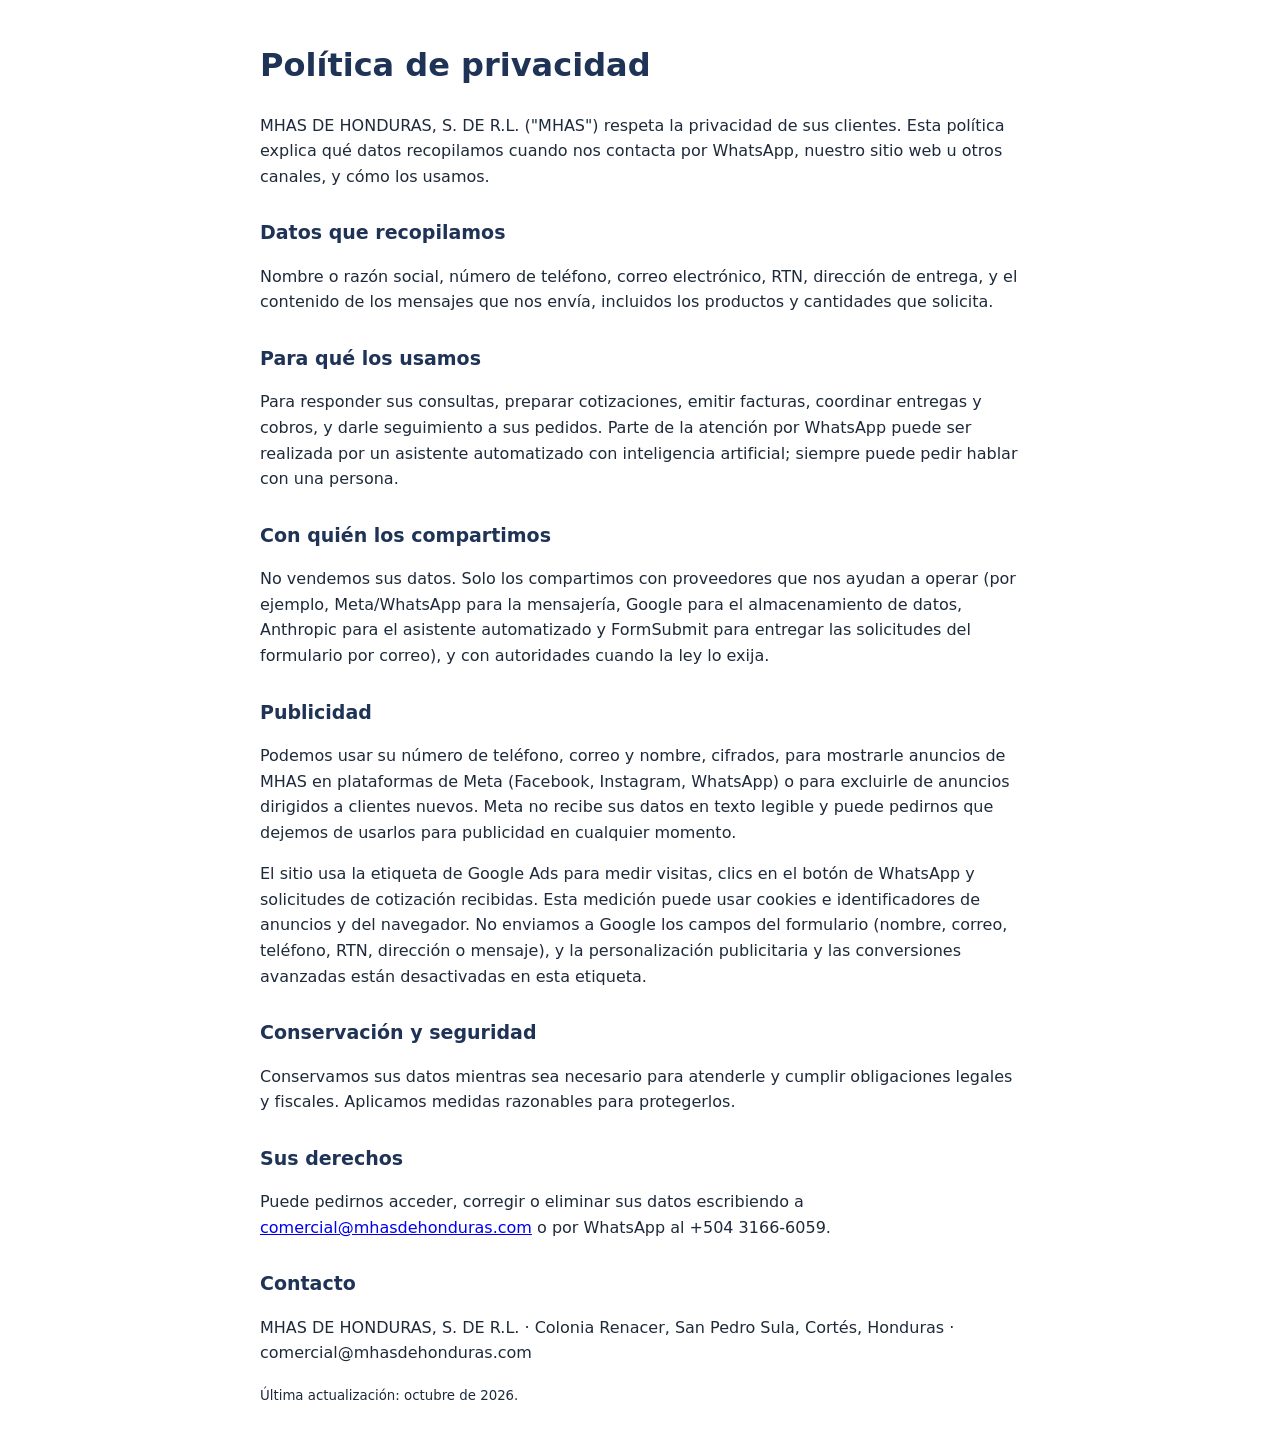
<file: privacidad.html>
<!doctype html>
<html lang="es"><head><meta charset="utf-8"><meta name="viewport" content="width=device-width, initial-scale=1">
<title>Política de privacidad | MHAS de Honduras</title>
<style>body{font:16px/1.6 system-ui,-apple-system,Segoe UI,Roboto,sans-serif;max-width:760px;margin:40px auto;padding:0 20px;color:#1e2a3a}h1{color:#1e3356}h2{color:#1e3356;font-size:19px;margin-top:28px}</style></head>
<body>
<h1>Política de privacidad</h1>
<p>MHAS DE HONDURAS, S. DE R.L. ("MHAS") respeta la privacidad de sus clientes. Esta política explica qué datos recopilamos cuando nos contacta por WhatsApp, nuestro sitio web u otros canales, y cómo los usamos.</p>
<h2>Datos que recopilamos</h2>
<p>Nombre o razón social, número de teléfono, correo electrónico, RTN, dirección de entrega, y el contenido de los mensajes que nos envía, incluidos los productos y cantidades que solicita.</p>
<h2>Para qué los usamos</h2>
<p>Para responder sus consultas, preparar cotizaciones, emitir facturas, coordinar entregas y cobros, y darle seguimiento a sus pedidos. Parte de la atención por WhatsApp puede ser realizada por un asistente automatizado con inteligencia artificial; siempre puede pedir hablar con una persona.</p>
<h2>Con quién los compartimos</h2>
<p>No vendemos sus datos. Solo los compartimos con proveedores que nos ayudan a operar (por ejemplo, Meta/WhatsApp para la mensajería, Google para el almacenamiento de datos, Anthropic para el asistente automatizado y FormSubmit para entregar las solicitudes del formulario por correo), y con autoridades cuando la ley lo exija.</p>
<h2>Publicidad</h2>
<p>Podemos usar su número de teléfono, correo y nombre, cifrados, para mostrarle anuncios de MHAS en plataformas de Meta (Facebook, Instagram, WhatsApp) o para excluirle de anuncios dirigidos a clientes nuevos. Meta no recibe sus datos en texto legible y puede pedirnos que dejemos de usarlos para publicidad en cualquier momento.</p>
<p>El sitio usa la etiqueta de Google Ads para medir visitas, clics en el botón de WhatsApp y solicitudes de cotización recibidas. Esta medición puede usar cookies e identificadores de anuncios y del navegador. No enviamos a Google los campos del formulario (nombre, correo, teléfono, RTN, dirección o mensaje), y la personalización publicitaria y las conversiones avanzadas están desactivadas en esta etiqueta.</p>
<h2>Conservación y seguridad</h2>
<p>Conservamos sus datos mientras sea necesario para atenderle y cumplir obligaciones legales y fiscales. Aplicamos medidas razonables para protegerlos.</p>
<h2>Sus derechos</h2>
<p>Puede pedirnos acceder, corregir o eliminar sus datos escribiendo a <a href="mailto:comercial@mhasdehonduras.com">comercial@mhasdehonduras.com</a> o por WhatsApp al +504 3166-6059.</p>
<h2>Contacto</h2>
<p>MHAS DE HONDURAS, S. DE R.L. · Colonia Renacer, San Pedro Sula, Cortés, Honduras · comercial@mhasdehonduras.com</p>
<p><small>Última actualización: octubre de 2026.</small></p>
</body></html>
</file>
